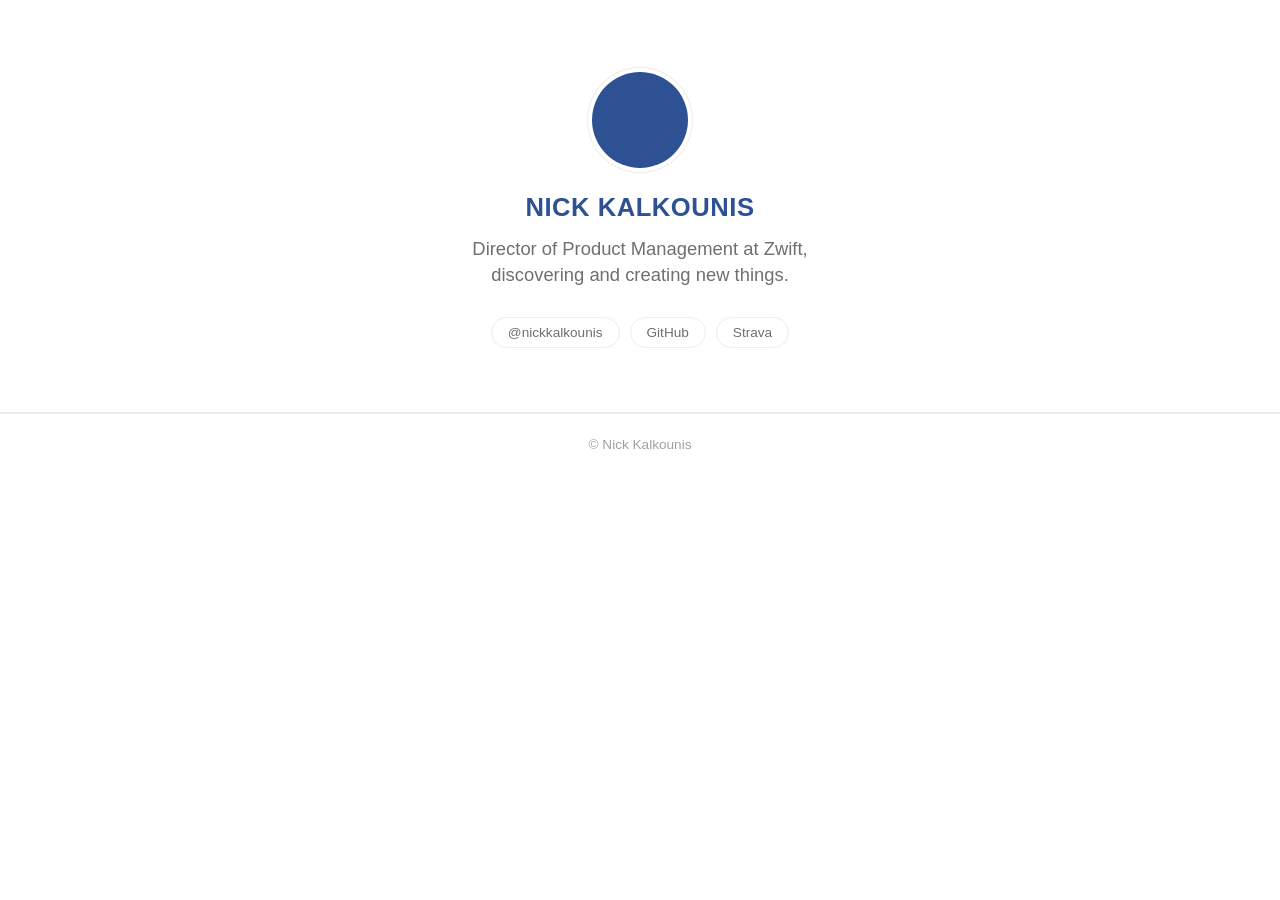
<file: index.html>
<!doctype html>
<html lang="en">
<head>
<meta charset="utf-8">
<meta name="viewport" content="width=device-width, initial-scale=1">
<title>Nick Kalkounis</title>
<meta name="description" content="Director of Product Management at Zwift, discovering and creating new things.">
<link rel="stylesheet" href="/style.css">
</head>
<body>
<header class="profile">
  <div class="avatar" aria-hidden="true"></div>
  <h1 class="name">Nick Kalkounis</h1>
  <p class="bio">Director of Product Management at Zwift, discovering and creating new things.</p>
  <ul class="links">
    <li><a href="https://x.com/nickkalkounis">@nickkalkounis</a></li>
    <li><a href="https://github.com/nkalkounis">GitHub</a></li>
    <li><a href="https://www.strava.com/athletes/8142129">Strava</a></li>
  </ul>
</header>

<!--
  Apps: only list an app here once it's live on the App Store.
  Each app's support and privacy pages already exist at /<app>/ for App Store
  Connect. To list one, uncomment the section and add a list item:

  <section class="apps">
    <h2>Apps</h2>
    <ul class="app-list">
      <li><a href="/boomerang-tasks/"><strong>Boomerang Tasks</strong><span>A to-do list for forgetful people.</span></a></li>
      <li><a href="/copypasta/"><strong>CopyPasta</strong><span>Save anything. Paste it anywhere.</span></a></li>
    </ul>
  </section>
-->

<footer class="site-footer">© Nick Kalkounis</footer>
</body>
</html>
</file>
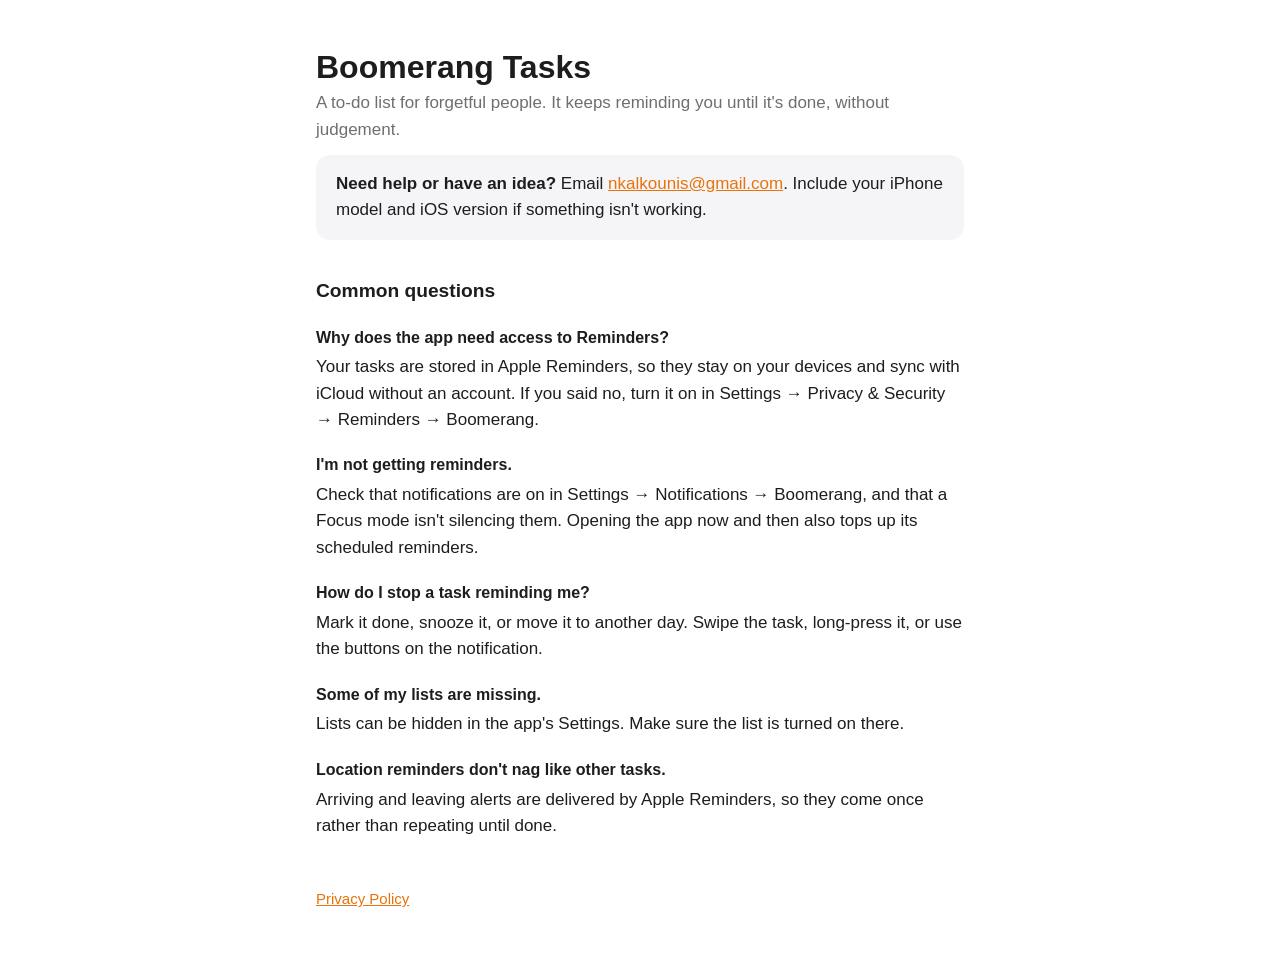
<file: boomerang-tasks/index.html>
<!doctype html>
<html lang="en">
<head>
<meta charset="utf-8">
<meta name="viewport" content="width=device-width, initial-scale=1">
<title>Boomerang Tasks Support</title>
<meta name="description" content="Help and contact for Boomerang Tasks, the to-do app for forgetful people.">
<link rel="stylesheet" href="/style.css">
</head>
<body class="boomerang">
<main class="page">
<h1>Boomerang Tasks</h1>
  <p class="tagline">A to-do list for forgetful people. It keeps reminding you until it's done, without judgement.</p>

  <div class="card">
    <p><strong>Need help or have an idea?</strong> Email <a href="mailto:nkalkounis@gmail.com?subject=Boomerang%20Tasks">nkalkounis@gmail.com</a>. Include your iPhone model and iOS version if something isn't working.</p>
  </div>

  <h2>Common questions</h2>

  <h3>Why does the app need access to Reminders?</h3>
  <p>Your tasks are stored in Apple Reminders, so they stay on your devices and sync with iCloud without an account. If you said no, turn it on in Settings → Privacy &amp; Security → Reminders → Boomerang.</p>

  <h3>I'm not getting reminders.</h3>
  <p>Check that notifications are on in Settings → Notifications → Boomerang, and that a Focus mode isn't silencing them. Opening the app now and then also tops up its scheduled reminders.</p>

  <h3>How do I stop a task reminding me?</h3>
  <p>Mark it done, snooze it, or move it to another day. Swipe the task, long-press it, or use the buttons on the notification.</p>

  <h3>Some of my lists are missing.</h3>
  <p>Lists can be hidden in the app's Settings. Make sure the list is turned on there.</p>

  <h3>Location reminders don't nag like other tasks.</h3>
  <p>Arriving and leaving alerts are delivered by Apple Reminders, so they come once rather than repeating until done.</p>

  <footer>
    <a href="privacy.html">Privacy Policy</a>
  </footer>
</main>
</body>
</html>
</file>
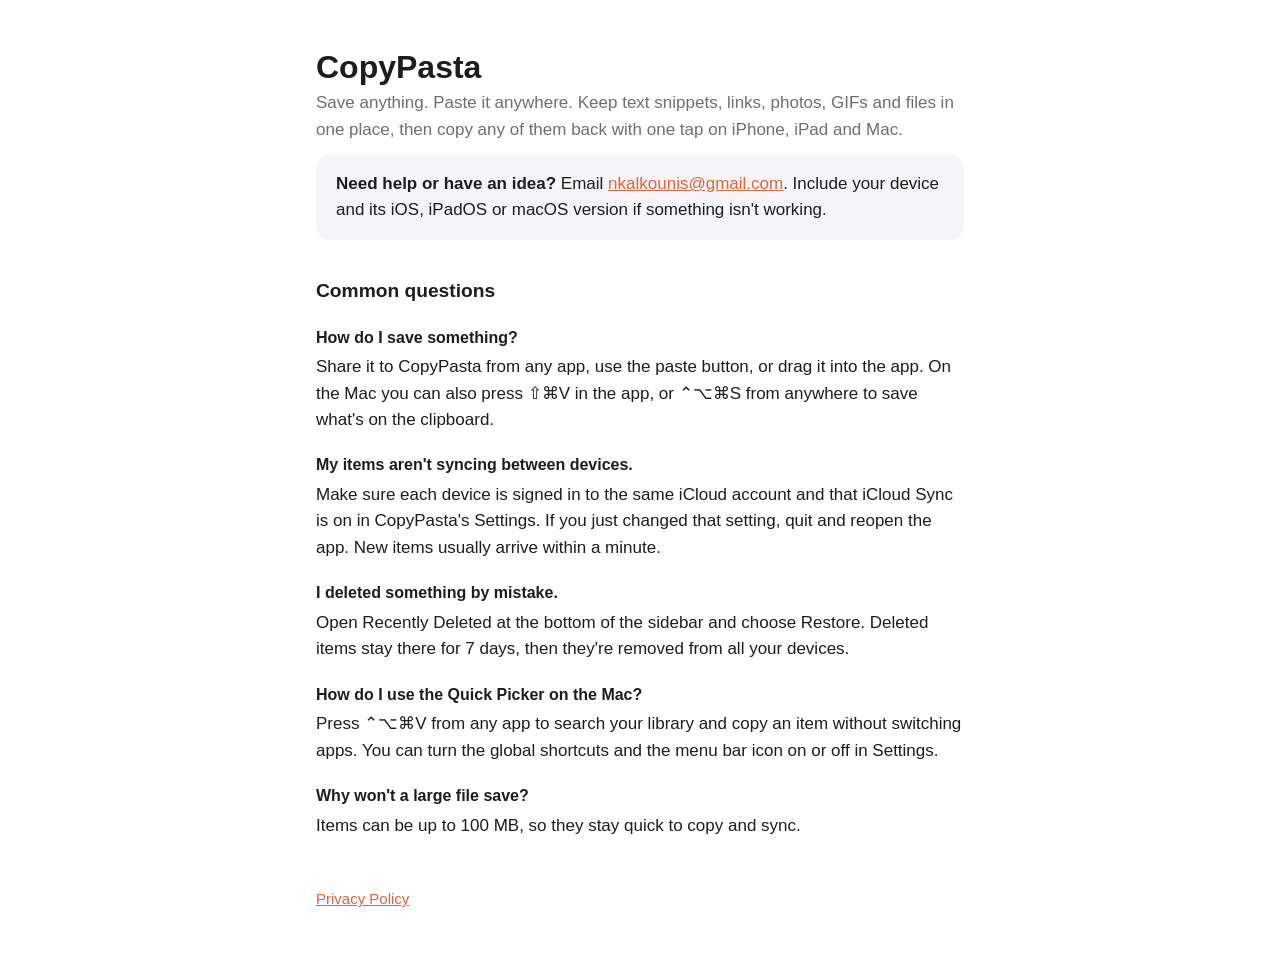
<file: copypasta/index.html>
<!doctype html>
<html lang="en">
<head>
<meta charset="utf-8">
<meta name="viewport" content="width=device-width, initial-scale=1">
<title>CopyPasta Support</title>
<meta name="description" content="Help and contact for CopyPasta, the clipboard library for iPhone, iPad and Mac.">
<link rel="stylesheet" href="/style.css">
</head>
<body class="copypasta">
<main class="page">
  <h1>CopyPasta</h1>
  <p class="tagline">Save anything. Paste it anywhere. Keep text snippets, links, photos, GIFs and files in one place, then copy any of them back with one tap on iPhone, iPad and Mac.</p>

  <div class="card">
    <p><strong>Need help or have an idea?</strong> Email <a href="mailto:nkalkounis@gmail.com?subject=CopyPasta">nkalkounis@gmail.com</a>. Include your device and its iOS, iPadOS or macOS version if something isn't working.</p>
  </div>

  <h2>Common questions</h2>

  <h3>How do I save something?</h3>
  <p>Share it to CopyPasta from any app, use the paste button, or drag it into the app. On the Mac you can also press ⇧⌘V in the app, or ⌃⌥⌘S from anywhere to save what's on the clipboard.</p>

  <h3>My items aren't syncing between devices.</h3>
  <p>Make sure each device is signed in to the same iCloud account and that iCloud Sync is on in CopyPasta's Settings. If you just changed that setting, quit and reopen the app. New items usually arrive within a minute.</p>

  <h3>I deleted something by mistake.</h3>
  <p>Open Recently Deleted at the bottom of the sidebar and choose Restore. Deleted items stay there for 7 days, then they're removed from all your devices.</p>

  <h3>How do I use the Quick Picker on the Mac?</h3>
  <p>Press ⌃⌥⌘V from any app to search your library and copy an item without switching apps. You can turn the global shortcuts and the menu bar icon on or off in Settings.</p>

  <h3>Why won't a large file save?</h3>
  <p>Items can be up to 100 MB, so they stay quick to copy and sync.</p>

  <footer>
    <a href="privacy.html">Privacy Policy</a>
  </footer>
</main>
</body>
</html>
</file>
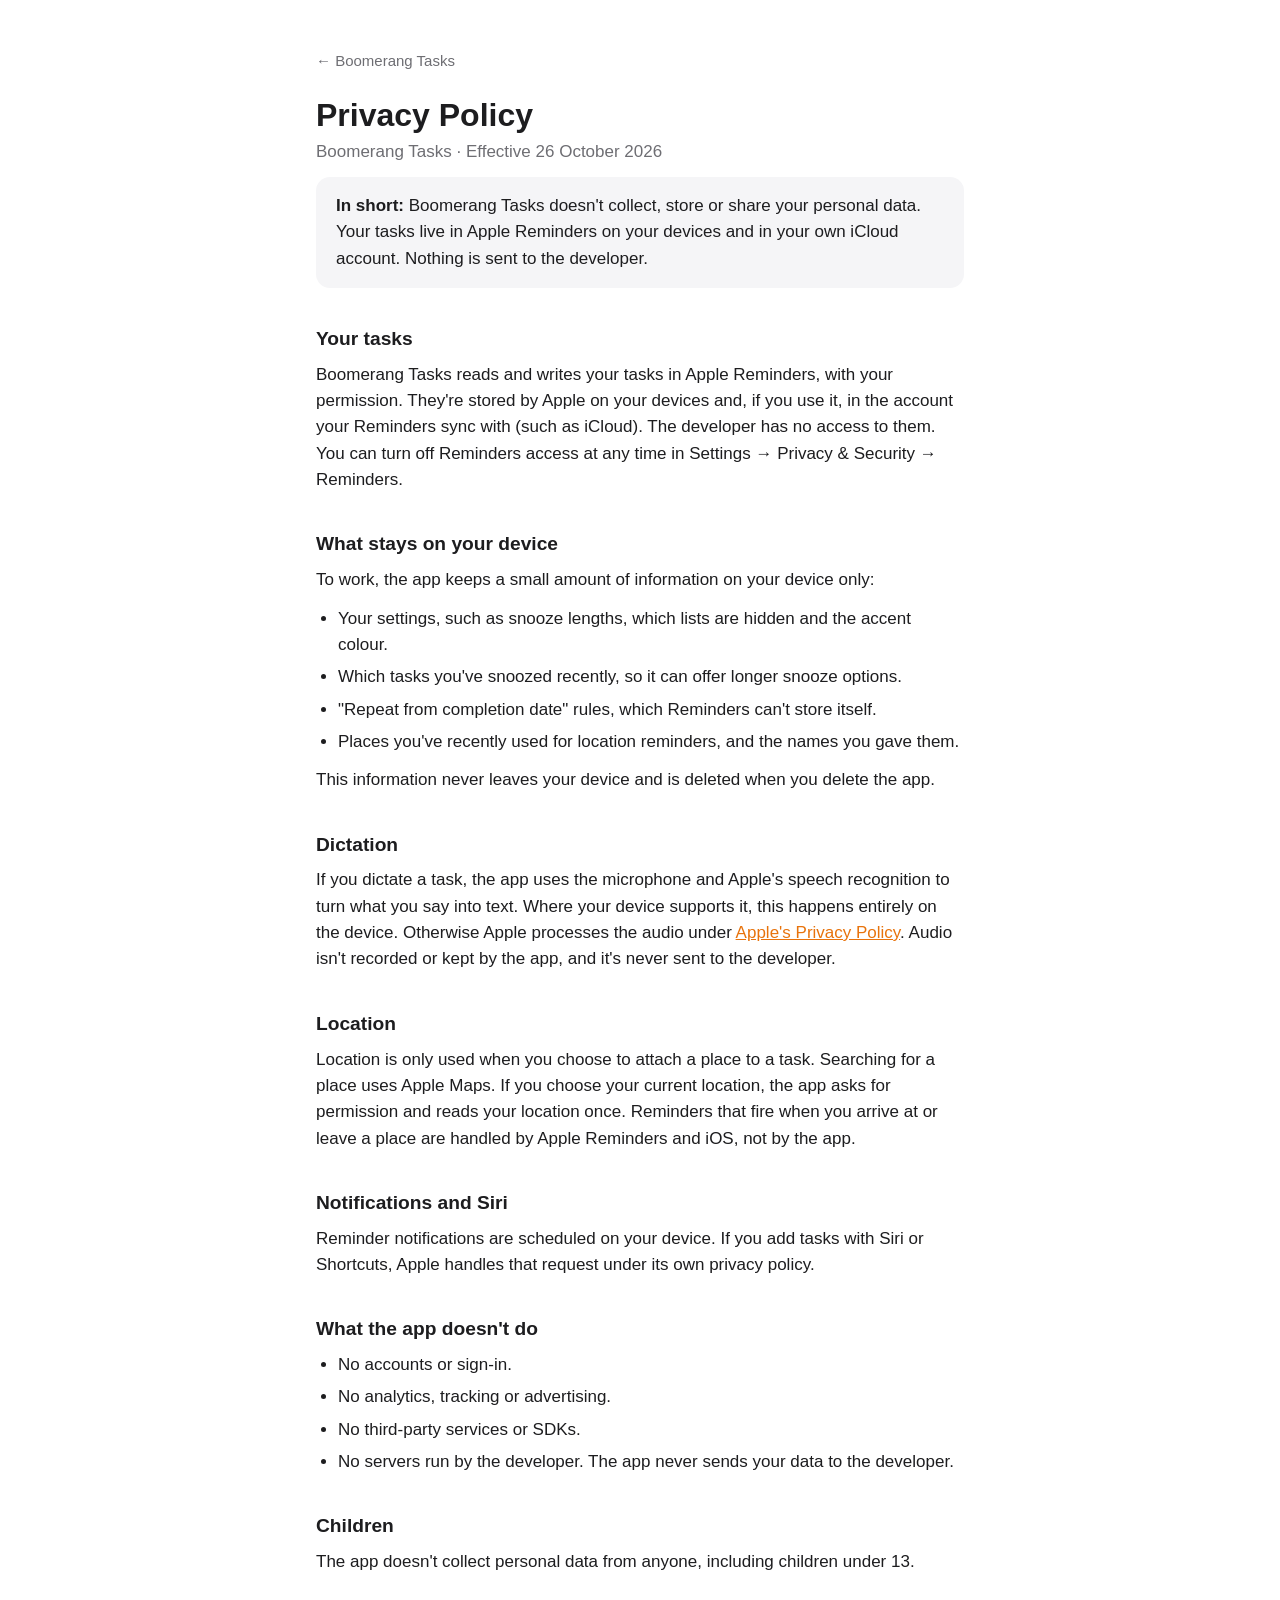
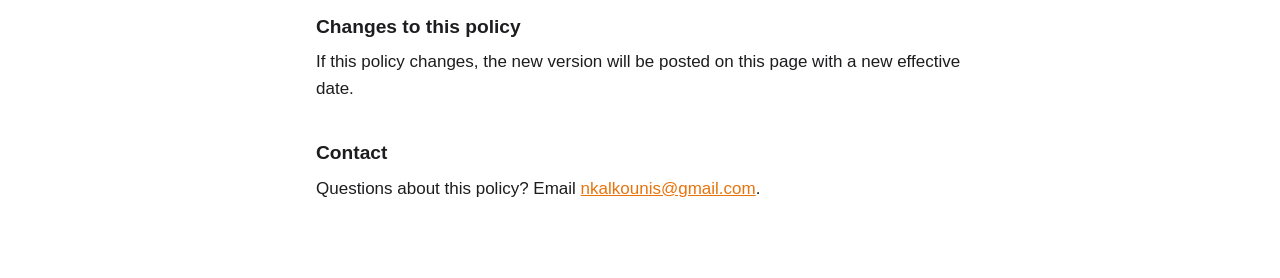
<file: boomerang-tasks/privacy.html>
<!doctype html>
<html lang="en">
<head>
<meta charset="utf-8">
<meta name="viewport" content="width=device-width, initial-scale=1">
<title>Boomerang Tasks Privacy Policy</title>
<meta name="description" content="Boomerang Tasks doesn't collect, store or share your personal data.">
<link rel="stylesheet" href="/style.css">
</head>
<body class="boomerang">
<main class="page">
<a class="back" href="./">← Boomerang Tasks</a>
  <h1>Privacy Policy</h1>
  <p class="updated">Boomerang Tasks · Effective 26 October 2026</p>

  <div class="card">
    <p><strong>In short:</strong> Boomerang Tasks doesn't collect, store or share your personal data. Your tasks live in Apple Reminders on your devices and in your own iCloud account. Nothing is sent to the developer.</p>
  </div>

  <h2>Your tasks</h2>
  <p>Boomerang Tasks reads and writes your tasks in Apple Reminders, with your permission. They're stored by Apple on your devices and, if you use it, in the account your Reminders sync with (such as iCloud). The developer has no access to them. You can turn off Reminders access at any time in Settings → Privacy &amp; Security → Reminders.</p>

  <h2>What stays on your device</h2>
  <p>To work, the app keeps a small amount of information on your device only:</p>
  <ul>
    <li>Your settings, such as snooze lengths, which lists are hidden and the accent colour.</li>
    <li>Which tasks you've snoozed recently, so it can offer longer snooze options.</li>
    <li>"Repeat from completion date" rules, which Reminders can't store itself.</li>
    <li>Places you've recently used for location reminders, and the names you gave them.</li>
  </ul>
  <p>This information never leaves your device and is deleted when you delete the app.</p>

  <h2>Dictation</h2>
  <p>If you dictate a task, the app uses the microphone and Apple's speech recognition to turn what you say into text. Where your device supports it, this happens entirely on the device. Otherwise Apple processes the audio under <a href="https://www.apple.com/legal/privacy/">Apple's Privacy Policy</a>. Audio isn't recorded or kept by the app, and it's never sent to the developer.</p>

  <h2>Location</h2>
  <p>Location is only used when you choose to attach a place to a task. Searching for a place uses Apple Maps. If you choose your current location, the app asks for permission and reads your location once. Reminders that fire when you arrive at or leave a place are handled by Apple Reminders and iOS, not by the app.</p>

  <h2>Notifications and Siri</h2>
  <p>Reminder notifications are scheduled on your device. If you add tasks with Siri or Shortcuts, Apple handles that request under its own privacy policy.</p>

  <h2>What the app doesn't do</h2>
  <ul>
    <li>No accounts or sign-in.</li>
    <li>No analytics, tracking or advertising.</li>
    <li>No third-party services or SDKs.</li>
    <li>No servers run by the developer. The app never sends your data to the developer.</li>
  </ul>

  <h2>Children</h2>
  <p>The app doesn't collect personal data from anyone, including children under 13.</p>

  <h2>Changes to this policy</h2>
  <p>If this policy changes, the new version will be posted on this page with a new effective date.</p>

  <h2>Contact</h2>
  <p>Questions about this policy? Email <a href="mailto:nkalkounis@gmail.com">nkalkounis@gmail.com</a>.</p>
</main>
</body>
</html>
</file>
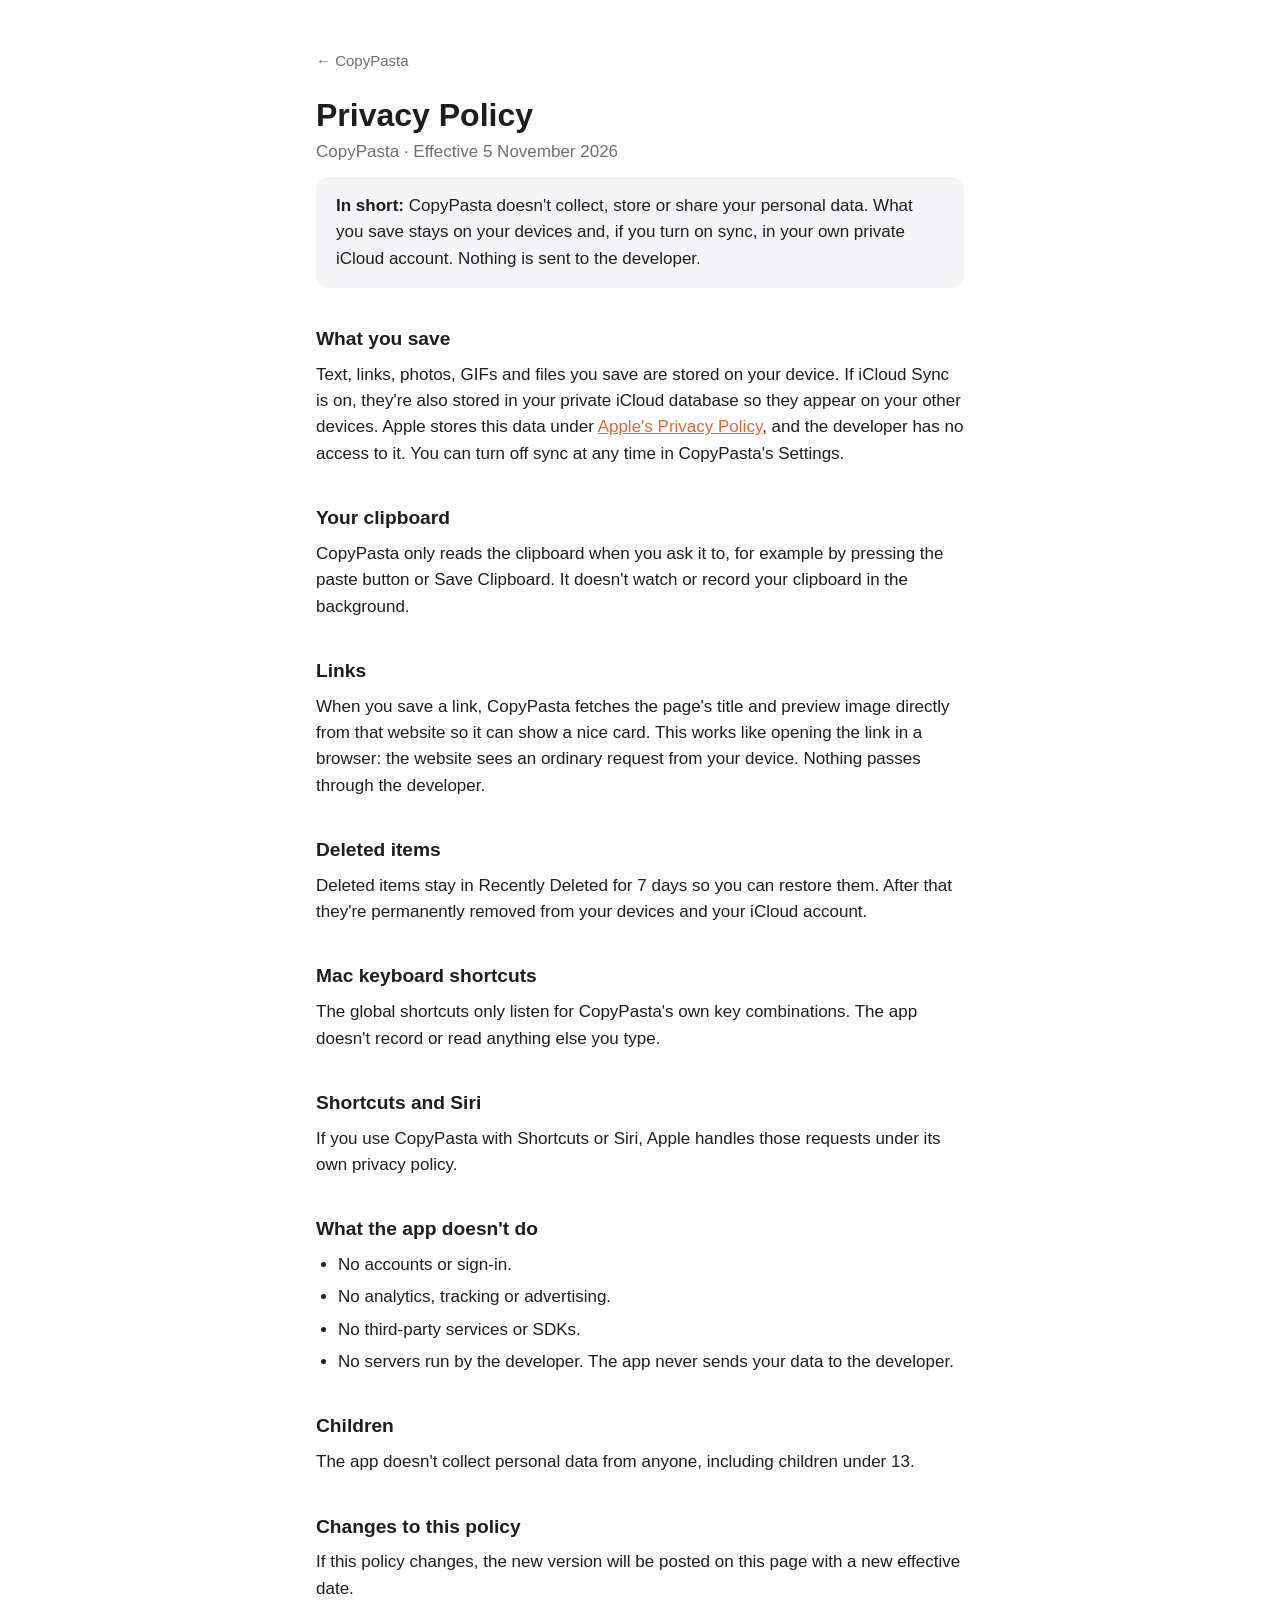
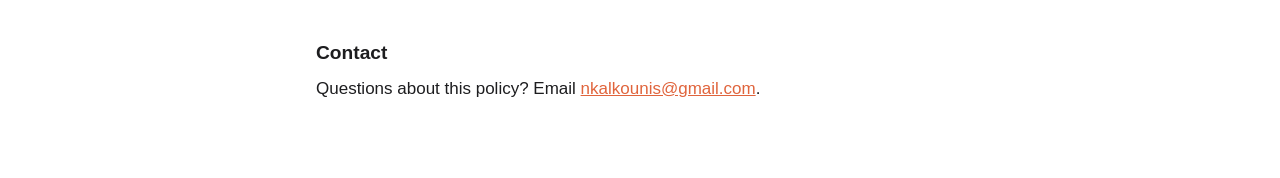
<file: copypasta/privacy.html>
<!doctype html>
<html lang="en">
<head>
<meta charset="utf-8">
<meta name="viewport" content="width=device-width, initial-scale=1">
<title>CopyPasta Privacy Policy</title>
<meta name="description" content="CopyPasta doesn't collect, store or share your personal data.">
<link rel="stylesheet" href="/style.css">
</head>
<body class="copypasta">
<main class="page">
  <a class="back" href="./">← CopyPasta</a>
  <h1>Privacy Policy</h1>
  <p class="updated">CopyPasta · Effective 5 November 2026</p>

  <div class="card">
    <p><strong>In short:</strong> CopyPasta doesn't collect, store or share your personal data. What you save stays on your devices and, if you turn on sync, in your own private iCloud account. Nothing is sent to the developer.</p>
  </div>

  <h2>What you save</h2>
  <p>Text, links, photos, GIFs and files you save are stored on your device. If iCloud Sync is on, they're also stored in your private iCloud database so they appear on your other devices. Apple stores this data under <a href="https://www.apple.com/legal/privacy/">Apple's Privacy Policy</a>, and the developer has no access to it. You can turn off sync at any time in CopyPasta's Settings.</p>

  <h2>Your clipboard</h2>
  <p>CopyPasta only reads the clipboard when you ask it to, for example by pressing the paste button or Save Clipboard. It doesn't watch or record your clipboard in the background.</p>

  <h2>Links</h2>
  <p>When you save a link, CopyPasta fetches the page's title and preview image directly from that website so it can show a nice card. This works like opening the link in a browser: the website sees an ordinary request from your device. Nothing passes through the developer.</p>

  <h2>Deleted items</h2>
  <p>Deleted items stay in Recently Deleted for 7 days so you can restore them. After that they're permanently removed from your devices and your iCloud account.</p>

  <h2>Mac keyboard shortcuts</h2>
  <p>The global shortcuts only listen for CopyPasta's own key combinations. The app doesn't record or read anything else you type.</p>

  <h2>Shortcuts and Siri</h2>
  <p>If you use CopyPasta with Shortcuts or Siri, Apple handles those requests under its own privacy policy.</p>

  <h2>What the app doesn't do</h2>
  <ul>
    <li>No accounts or sign-in.</li>
    <li>No analytics, tracking or advertising.</li>
    <li>No third-party services or SDKs.</li>
    <li>No servers run by the developer. The app never sends your data to the developer.</li>
  </ul>

  <h2>Children</h2>
  <p>The app doesn't collect personal data from anyone, including children under 13.</p>

  <h2>Changes to this policy</h2>
  <p>If this policy changes, the new version will be posted on this page with a new effective date.</p>

  <h2>Contact</h2>
  <p>Questions about this policy? Email <a href="mailto:nkalkounis@gmail.com">nkalkounis@gmail.com</a>.</p>
</main>
</body>
</html>
</file>
<file: style.css>
:root {
  color-scheme: light dark;
  --brand: #2d5193;
  --text: #1d1d1f;
  --muted: #6e6e73;
  --faint: #a1a1a6;
  --rule: #ececec;
  --background: #ffffff;
  --card: #f5f5f7;
  --accent: var(--brand);
}
@media (prefers-color-scheme: dark) {
  :root {
    --brand: #7c9fe0;
    --text: #f5f5f7;
    --muted: #a1a1a6;
    --faint: #6e6e73;
    --rule: #2a2a2c;
    --background: #000000;
    --card: #1c1c1e;
  }
}
* { box-sizing: border-box; }
body {
  margin: 0;
  background: var(--background);
  color: var(--text);
  font: 17px/1.55 -apple-system, BlinkMacSystemFont, "Helvetica Neue", Helvetica, Arial, sans-serif;
  -webkit-font-smoothing: antialiased;
}
a { color: var(--accent); }

/* Home */
.profile {
  text-align: center;
  padding: 72px 16px 64px;
  border-bottom: 1px solid var(--rule);
}
.avatar {
  width: 96px;
  height: 96px;
  margin: 0 auto 20px;
  border-radius: 50%;
  background: var(--brand);
  box-shadow: 0 0 0 4px var(--background), 0 0 0 5px var(--rule);
}
.name {
  margin: 0;
  color: var(--brand);
  font-size: 1.6rem;
  font-weight: 700;
  letter-spacing: 0.02em;
  text-transform: uppercase;
}
.bio {
  max-width: 420px;
  margin: 8px auto 28px;
  color: var(--muted);
  font-weight: 300;
  font-size: 1.15rem;
  line-height: 1.45;
}
.links {
  display: flex;
  flex-wrap: wrap;
  justify-content: center;
  gap: 10px;
  margin: 0;
  padding: 0;
  list-style: none;
}
.links a {
  display: inline-block;
  padding: 4px 16px;
  border: 1px solid var(--rule);
  border-radius: 999px;
  color: var(--muted);
  font-size: 0.85rem;
  text-decoration: none;
}
.links a:hover { color: var(--brand); border-color: var(--brand); }

.apps {
  max-width: 680px;
  margin: 0 auto;
  padding: 48px 16px 64px;
}
.apps h2 {
  margin: 0 0 16px;
  color: var(--faint);
  font-size: 0.8rem;
  letter-spacing: 0.08em;
  text-transform: uppercase;
}
.app-list { display: grid; gap: 12px; margin: 0; padding: 0; list-style: none; }
.app-list a {
  display: block;
  padding: 16px 20px;
  border-radius: 14px;
  background: var(--card);
  color: inherit;
  text-decoration: none;
}
.app-list strong { display: block; font-size: 1.1rem; }
.app-list span { color: var(--muted); }

.site-footer {
  border-top: 1px solid var(--rule);
  padding: 20px 16px;
  color: var(--faint);
  font-size: 0.85rem;
  text-align: center;
}
.site-footer a { color: inherit; }

/* App pages */
.page {
  max-width: 680px;
  margin: 0 auto;
  padding: 48px 16px 64px;
}
.page h1 { font-size: 2rem; line-height: 1.2; margin: 0 0 4px; }
.page h2 { font-size: 1.2rem; margin: 36px 0 8px; }
.page h3 { font-size: 1rem; margin: 20px 0 4px; }
.page p, .page ul { margin: 0 0 12px; }
.page ul { padding-left: 22px; }
.page li { margin-bottom: 6px; }
.tagline, .updated { color: var(--muted); margin-bottom: 28px; }
.card { background: var(--card); border-radius: 14px; padding: 16px 20px; }
.card p:last-child { margin-bottom: 0; }
.page footer { margin-top: 48px; color: var(--muted); font-size: 15px; }
.back { display: inline-block; margin-bottom: 24px; color: var(--muted); font-size: 15px; text-decoration: none; }

.boomerang { --accent: #e8730c; }
.copypasta { --accent: #e0643c; }
@media (prefers-color-scheme: dark) {
  .boomerang { --accent: #ff9f2e; }
  .copypasta { --accent: #f2875f; }
}
</file>
